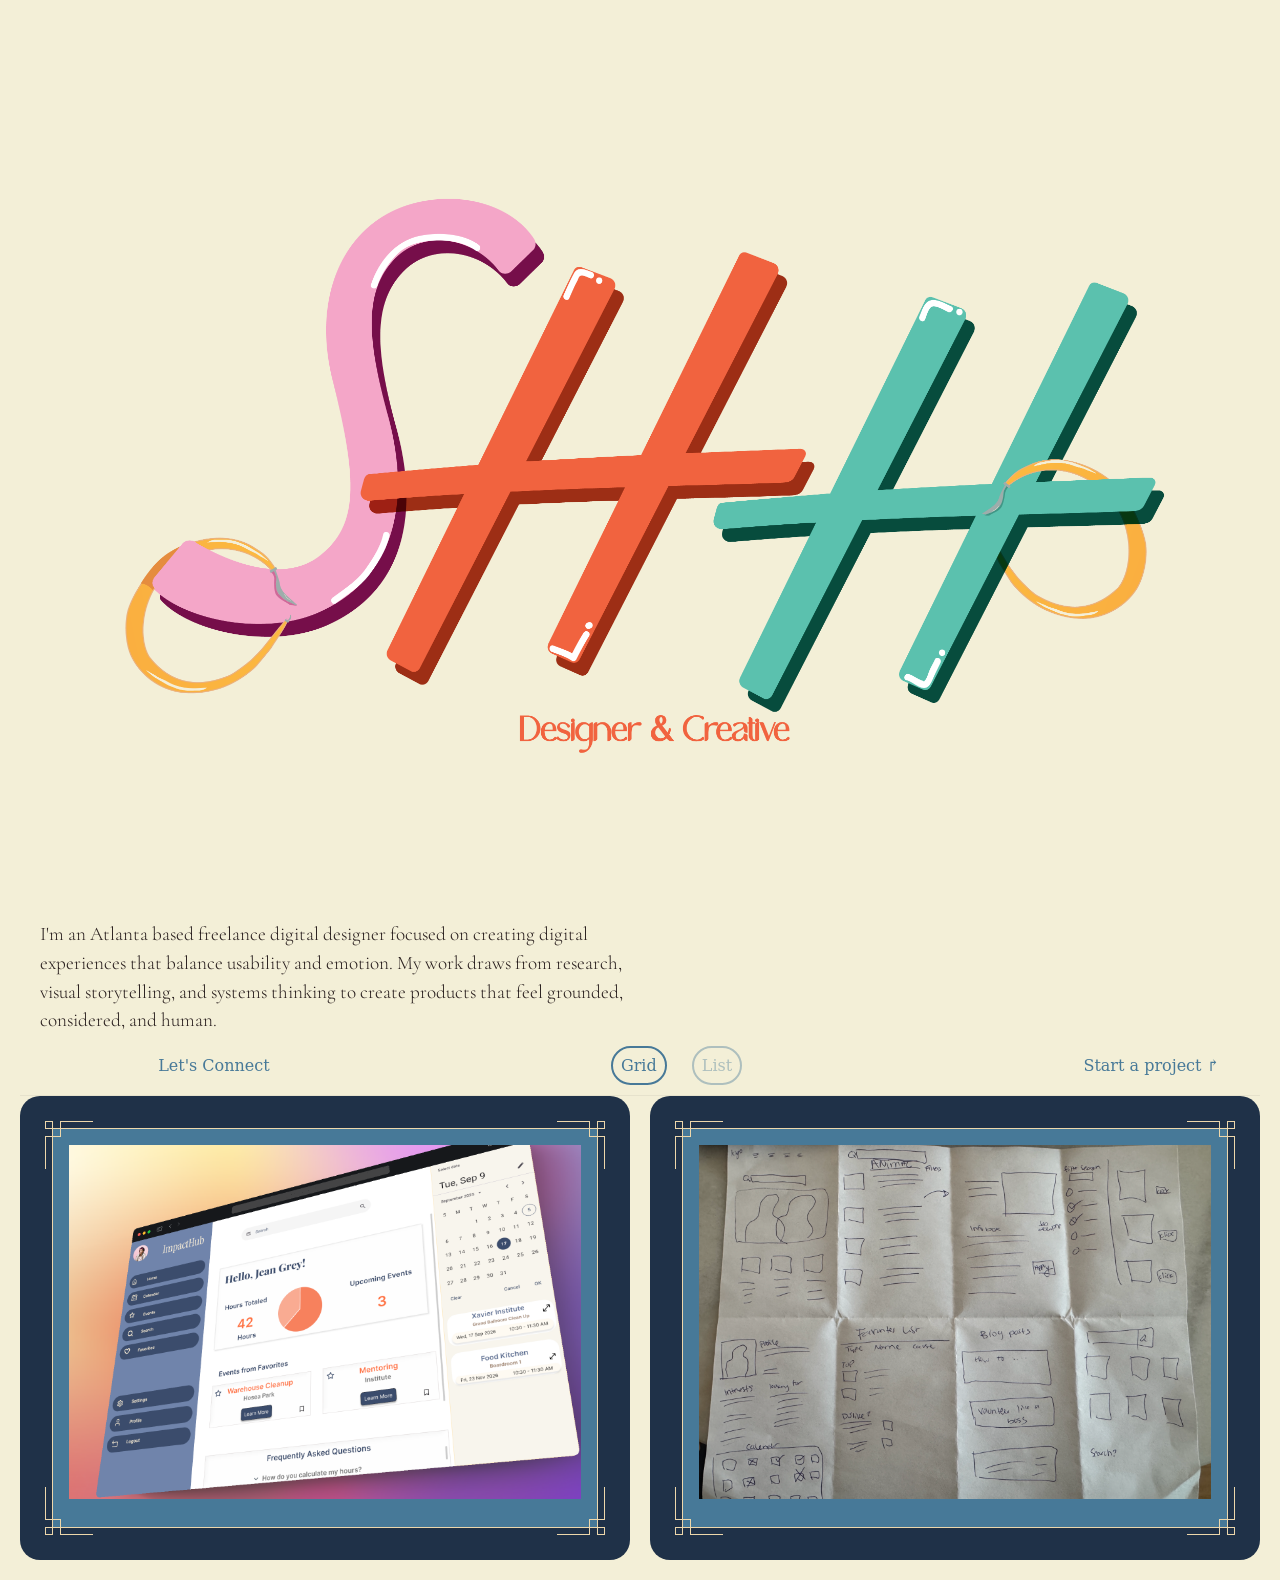
<file: index.html>
<!DOCTYPE html>
<html lang="en">
<head>
<meta charset="UTF-8" />
<meta name="viewport" content="width=device-width, initial-scale=1.0" />
<title>Stephanie Herrera — Design Portfolio</title>

<!-- Fonts -->
<link rel="preconnect" href="https://fonts.googleapis.com">
<link rel="preconnect" href="https://fonts.gstatic.com" crossorigin>
<link href="https://fonts.googleapis.com/css2?family=Cormorant+Garamond:ital,wght@0,300..700;1,300..700&family=Inter:ital,opsz,wght@0,14..32,100..900;1,14..32,100..900&family=Slabo+27px&display=swap" rel="stylesheet">
<link rel="stylesheet" href="/style.css">
</head>

<header class="site-header">
        <img src="/pics/logo-long.png" alt="Stephanie's Logo" class="main-logo">
</header>

<section class="info-sidebar">
    <p>I'm an Atlanta based freelance digital designer focused on creating digital experiences that balance usability and emotion. My work draws from research,
    visual storytelling, and systems thinking to create products that feel grounded,
    considered, and human.
    </p>
</section>
   

       
<nav class="sticky-nav">
    <div class="nav-content">
        <div class = "header-left" >
            <img src="/pics/logo-long.png" alt="Mini Logo" id="nav-mini-logo" class="mini-logo">
        <button id="menu-toggle"class="menu-btn">Let's Connect</button>
    </div>
    <div class="nav-links">
        <a href="#" id="grid-btn"class="view-toggle active">Grid</a>
        <a href="#" id="list-btn" class ="view-toggle">List</a>
    </div>
          
    <div class="contact">
        <a href="mailto:hey@example.com">Start a project <span>&#x21b1;</span></a>
    </div>
</nav>
  <div id="menu-overlay" class="menu-hidden">
    <div class="menu-content">
        <p class="menu-bio">
            I'm a digital designer focused on creating digital experiences — websites, apps, platforms, and everything in between.
        </p>
        <ul class="menu-socials">
            <li><a href="#">LinkedIn <span>&#x21b1;</span></a></li>
            <li><a href="#">Instagram <span>&#x21b1;</span></a></li>
            <li><a href="#">Behance <span>&#x21b1;</span></a></li>
        </ul>
    </div>
</div>
  
  

<main id="content-wrapper" class="grid-view">

    <section class="projects-container">
        
        <div class="project-item">
            <div class="grid-card">
                <a class="poster-card" href="work/Impacthub.html">
                    	<div class="corner top left"></div>
	                    <div class="corner top right"></div>
	                    <div class="corner bottom left"></div>
	                    <div class="corner bottom right"></div>
                    <div class="image-wrapper">
                        <img src="/pics/landing_page.png" alt="ImpactHub" />
                   
                        <div class="hover-overlay">
                            <span class="tag top-left">ImpactHub</span>
                            <span class="tag bottom-right">UI/UX Design</span>
                        </div>
                 </div>
                </a>
            </div>
            
            <a href ="work/Impacthub.html" class="list-row">
                <div class ="list-left">
                    <img src="/pics/landing_page.png" class="list-thumb" alt="Impacthub">
                <span class="project-name">ImpactHub</span>
                </div>
                <span class="project-arrow">&#x21b1;</span>
            </a>
        </div>

        <div class="project-item">
            <div class="grid-card">
                <a class="poster-card" href="work/museo.html">
                    <div class="corner top left"></div>
	                    <div class="corner top right"></div>
	                    <div class="corner bottom left"></div>
	                    <div class="corner bottom right"></div>
                    <div class="image-wrapper">
                        <img src="/pics/crazy_8.png" alt="Museo">
                    
                    <div class="hover-overlay">
                        <span class="tag top-left">Museo</span>
                        <span class="tag bottom-right">UI/UX Design</span>
                    </div>
                </div>
                </a>
            </div>

            <a href="work/museo.html" class="list-row">
                <div class="list-left">
                    <img src="/pics/crazy_8.png" class="list-thumb" alt="Museo thumbnail">
                    <span class="project-name">Museo</span>
                </div>
                <div class="list-right">
                   <p>UI/UX Design</p>
                       
                </div>

                <span class="project-arrow">&#x21b1;</span>
            </a>
        </div>
  </section>
</main>

    <script src="/script.js"></script>
</body>
</html>
</file>
<file: style.css>
:root {
    --bg-color: #f3efd7;
    --text-color: #477998;
    --dark-color: #291F1E;
    --header-color:#5bc2af;
    --dark-blue:#1f3148;
    --orange:#f2633f;
    --georgia-clay:#51210d;
    --gap: 20px;
   
}

* {
    margin: 0;
    padding: 0;
    box-sizing: border-box;
}

body {
    background-color: var(--bg-color);
    color: var(--text-color);
    font-family: 'Cormorant Garamond', serif;
    font-weight:300;
    padding: 20px;
    margin:0;
    width:100%;
    overflow-x: hidden;
}

a{
    text-decoration: none;
    color:inherit;
}

/*Fonts*/

/* 1. The Logo Header */
.site-header {
    width: 100%;
    height: 100vh;
    margin:0;
    padding:0;
    background-color: var(--bg-color);
    display: flex;
    justify-content: center;
    align-items: center;
}

/* Header styling adjustments */
.header-left {
    display: flex;
    gap: 40px;
    align-items: center;
}

.logo-container{
    width:100%;
    height:100%;
    display:flex;
    justify-content: center;
}

.main-logo {
    height: 100%; 
    width: 90vw;
    object-fit: contain;
    display: block;
}

/* Mini logo*/

.mini-logo{
    height: 20px;   /* Small size for the bar */
    width: auto;
    opacity: 0;     /* Hidden by default */
    transform: translateX(-10px);
    transition: all 0.4s ease;
    margin-right: 20px;
}

.nav-scrolled .mini-logo {
    opacity: 1;
    transform: translateX(0);
}

/* 2. The Sticky Navigation */
.sticky-nav {
    position: -webkit-sticky; /* Support for Safari */
    position: sticky;
    top: 0;                   /* This tells it WHERE to stick */
    padding: 20px 40px;
    z-index: 1000;            /* Ensures it stays on top of project images */
    border-bottom: 1px solid rgba(0,0,0,0.05); /* Subtle line when scrolling */
    font-family: 'Slabo', 'serif';
    font-weight:400;
}

/* Container inside the nav to keep things aligned */
.nav-content {
    display: flex;
    justify-content: space-between;
    align-items: center;
    max-width: 1400px;
    margin: 0 auto;
} 

.menu-btn{
  background: none;
  border: none;
  font-size: 1rem;
  cursor: pointer;
  font-family: inherit;
  padding: 0;
  color: var(--text-color);
}

.nav-links a {
    text-decoration: none;
    color: var(--text-color);
    border:2px solid #477998;
    border-radius: 50px;
    padding:8px 8px;
    margin: 0 10px;
    opacity: 0.4;
}

.nav-links a.active {
    opacity: 1;
}

.nav-links a:hover{
    background-color:var(--text-color);
    color:var(--bg-color);
}

/* Project Card */
.projects-container{
    font-family: 'slabo';
}

.image-wrapper {
    position: relative;
    background: #e0e0e0;
    aspect-ratio: 4 / 5;
    overflow: hidden;
    margin-bottom: 12px;
}

.image-wrapper img {
    width: 100%;
    height: 100%;
    object-fit: cover;
    transition: transform 0.6s cubic-bezier(0.16, 1, 0.3, 1);
}

/*.poster-card {
   display: block;
   width: 100%;
   height: 100%;
   text-decoration: none;
}*/

.grid-card{
    display: flex;
	justify-content: center;
	align-items: center;
	background: var(--dark-blue);
	padding: 2rem;
	color: hsl(40, 70%, 85%);
    border-radius: 20px;
}
.poster-card {
	display: flex;
	flex-direction: column;

	background:var(--text-color);
	/*width: 20rem;*/
	height: 25rem;
	border: 1px solid hsl(40, 65%, 80%);
	position: relative;
	padding: 1rem;
}

.corner {
	width: 0.5rem;
	height: 0.5rem;
	border: 1px solid hsl(40, 65%, 80%);
	position: absolute;
}

.corner::after,
.corner::before {
    content: "";
	position: absolute;
}

.corner::after {
	width: 2rem;
	height: calc(1rem - 1px);
}

.corner::before {
	width: calc(1rem - 1px);
	height: 2rem;
}

.corner.left {
	left: -0.5rem;
}

.corner.left::after {
	left: calc(-2px + 1rem);
	border-left: 1px solid hsl(40, 65%, 80%);
}

.corner.left::before {
	left: -1px;
	border-left: 1px solid  hsl(40, 65%, 80%);
}

.corner.right {
	right: -0.5rem;
}

.corner.right::after {
	right: calc(-2px + 1rem);
	border-right: 1px solid hsl(40, 65%, 80%);
}

.corner.right::before {
	right: -1px;
	border-right: 1px solid hsl(40, 65%, 80%);
}

.corner.top {
	top: -0.5rem;
}

.corner.top::after {
	top: -1px;
	border-top: 1px solid hsl(40, 65%, 80%);
}

.corner.top::before {
	top: calc(-2px + 1rem);
	border-top: 1px solid hsl(40, 65%, 80%);
}

.corner.bottom {
	bottom: -0.5rem;
}

.corner.bottom::after {
	bottom: -1px;
	border-bottom: 1px solid hsl(40, 65%, 80%);
}

.corner.bottom::before {
	bottom: calc(-2px + 1rem);
	border-bottom: 1px solid hsl(40, 65%, 80%);
}



.hover-overlay{
    position:absolute;
    top:0;
    left:0;
    width:100%;
    height:100%;
    opacity:0;
    transition: opacity 0.4s cubic-bezier(0.16, 1, 0.3, 1);
    padding:15px;
    pointer-events: none;
    background: linear-gradient(rgba(0,0,0,0.2), transparent, rgba(0,0,0,0.2));
}

.poster-card:hover .hover-overlay{
    opacity: 1;
}

.poster-card:hover img{
    opacity:0.8;
    transform: scale(1.05);
}

.tag{
    position: absolute;
    font-size: 0.80rem;
    letter-spacing: 0.05em;
    color: white;
}

.top-left{
    top: 15px;
    left: 15px;
}

.bottom-right{
    bottom: 15px;
    right: 15px;
}


/* Side and Main Styling */
#content-wrapper.list-view{
    display:grid;
    gap: 80px;
    padding: 0 40px;
}

.info-sidebar{
    max-width: 1200px;
    display: block !important; /* Always show this now */
    margin: 0 auto;
}
.info-sidebar p {
    font-size: 1.2rem;
    line-height: 1.5;
    max-width: 600px; /* Center the text and keep it readable */
    color:var(--dark-color);
}

/* List Styling */
.list-view .list-row {
    display: flex;
    justify-content: space-between;
    align-items: center;
    padding: 20px 0;
    border-bottom: 1px solid #859185; 
    text-decoration:none;
    color: var(--text-color);
    cursor: pointer;
    width:100%;
    transition: opacity 0.3s ease;
}

.list-row:hover {
    opacity: 0.5; 
}

.list-left{
    display: flex;
    align-items: center;
    gap: 20px;
}

.list-thumb{
    width:60px;
    height:80px;
    border-radius: 5px;
    object-fit: cover;
}

.project-name {
    font-family:'slabo', serif;
    font-weight: 500;
    letter-spacing: -0.02em;
    color: var(--text-color);
}

.project-arrow{
    font-size: 1.5rem;
}

/* --- 1. DEFAULT HIDDEN STATES --- */
.info-sidebar, .list-row {
    display: none;
}

/* --- 2. GRID VIEW STYLES --- */
.grid-view .projects-container {
    display: grid;
    grid-template-columns: 1fr 1fr;
    gap: 20px;
}

.list-view .grid-card {
    display: none; /* Hide the big images! */
}

/* Optional: Slight animation during the switch */
.grid-view, .list-view {
    animation: fadeIn 0.5s ease;
}

@keyframes fadeIn {
    from { opacity: 0; transform: translateY(10px); }
    to { opacity: 1; transform: translateY(0); }
}

/*#hover-image-container {
    position: fixed;
    pointer-events: none; /* So it doesn't block clicking 
    width: 280px;
    height: 350px;
    z-index: 1000;
    opacity: 0;
    transition: opacity 0.3s ease;
    overflow: hidden;
    transform: translate(-50%, -50%); /* Centers the image on the cursor 
}

#hover-image-container img {
    width: 100%;
    height: 100%;
    object-fit: cover;
}*/

/* Menu Drawer Styling */
#menu-overlay {
    max-height: 0; /* Hidden by default */
    overflow: hidden;
    transition: max-height 0.6s cubic-bezier(0.16, 1, 0.3, 1);
    background-color: var(--bg-color);
}

/* When the 'open' class is added via JS */
#menu-overlay.menu-open {
    max-height: 500px; /* Adjust based on content size */
    border-bottom: 1px solid #ddd;
}

.menu-content {
    padding: 40px 0;
    display: grid;
    grid-template-columns: 0.4fr 0.6fr; /* Matches your list layout! */
    gap: 40px;
}

.menu-bio {
    font-size: 1.5rem;
    line-height: 1.3;
}

.menu-socials {
    list-style: none;
}

.menu-socials li {
    margin-bottom: 10px;
}

.menu-socials a {
    text-decoration: none;
     color: var(--text-color);
    font-size: 1.2rem;
}


/* Mobile Responsiveness */
@media (max-width: 900px) {
    .list-layout {
        grid-template-columns: 1fr; /* Stack vertically on mobile */
    }
    .project-name {
        font-size: 1.8rem;
    }
}
@media only screen and (max-width: 600px) {
     .nav-links a{
        display:none;
    }
   .list-row{
    display:flex;
   }
}
</file>
